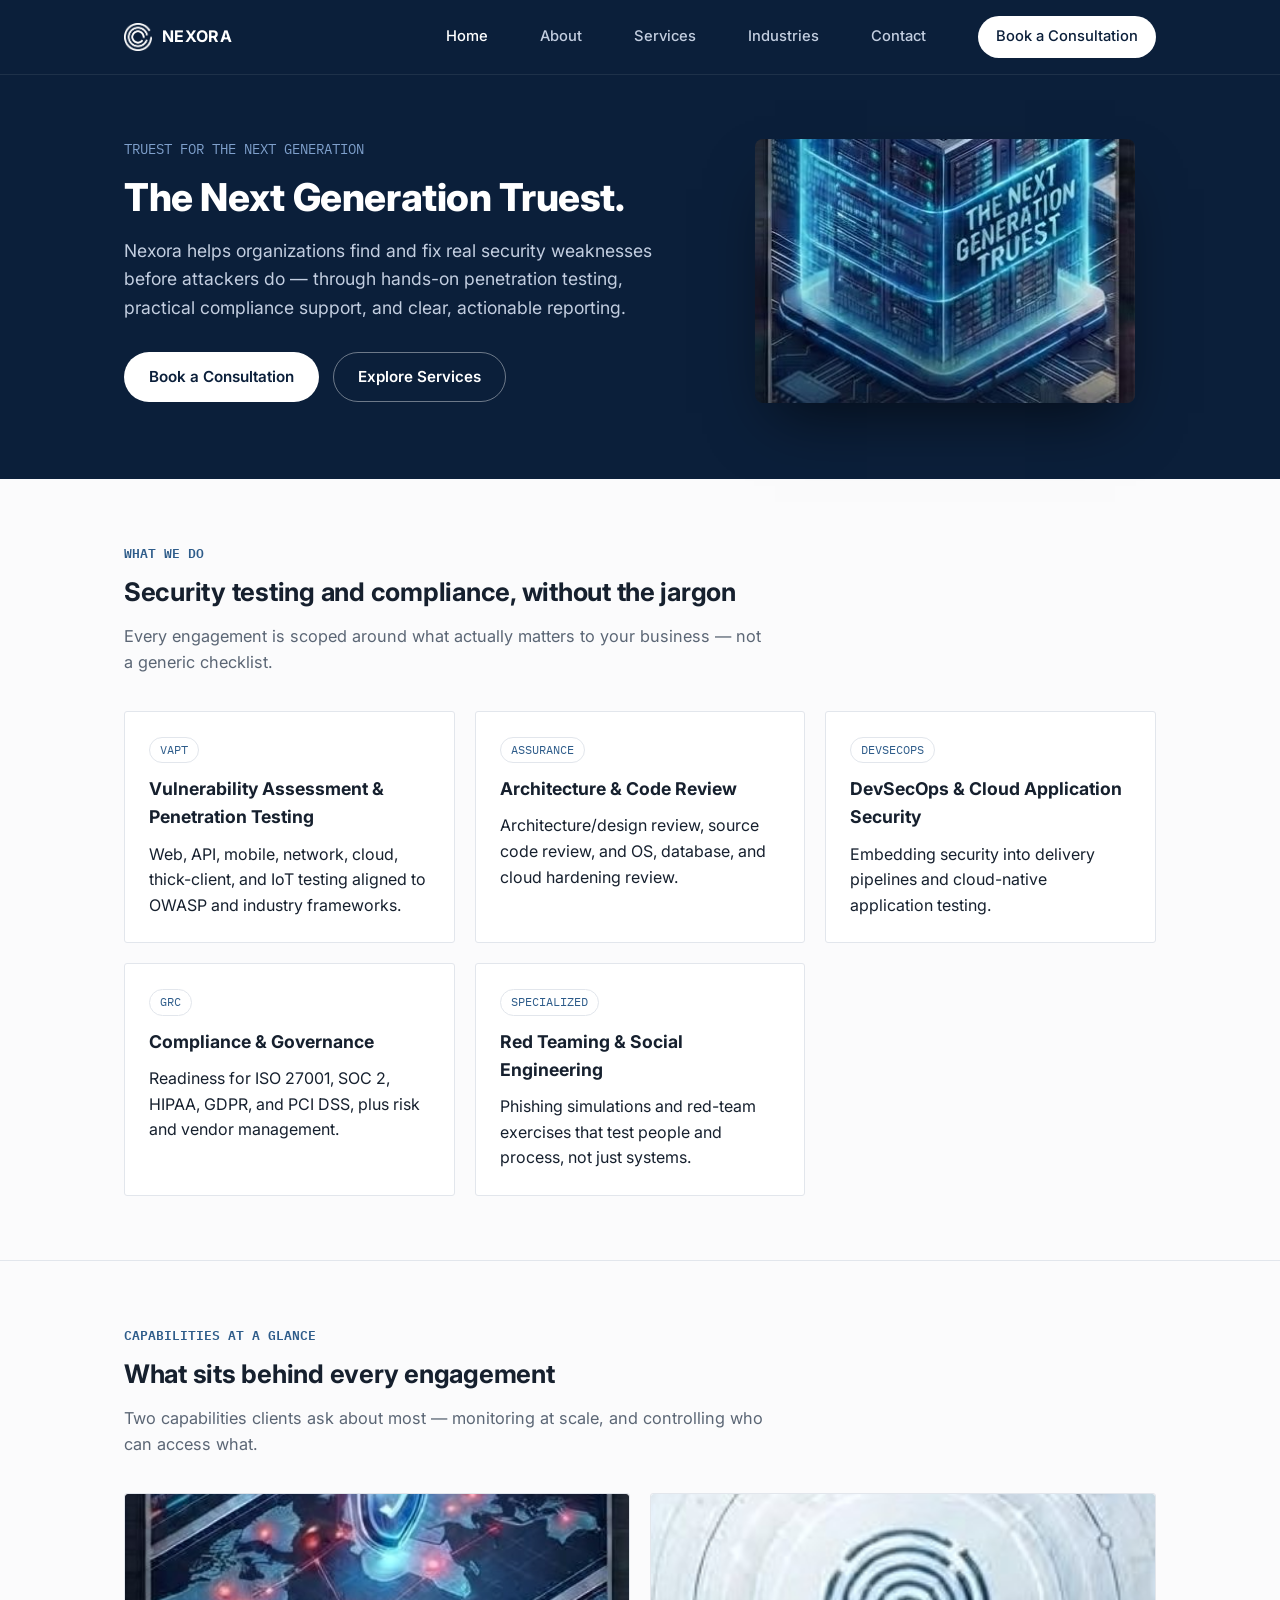
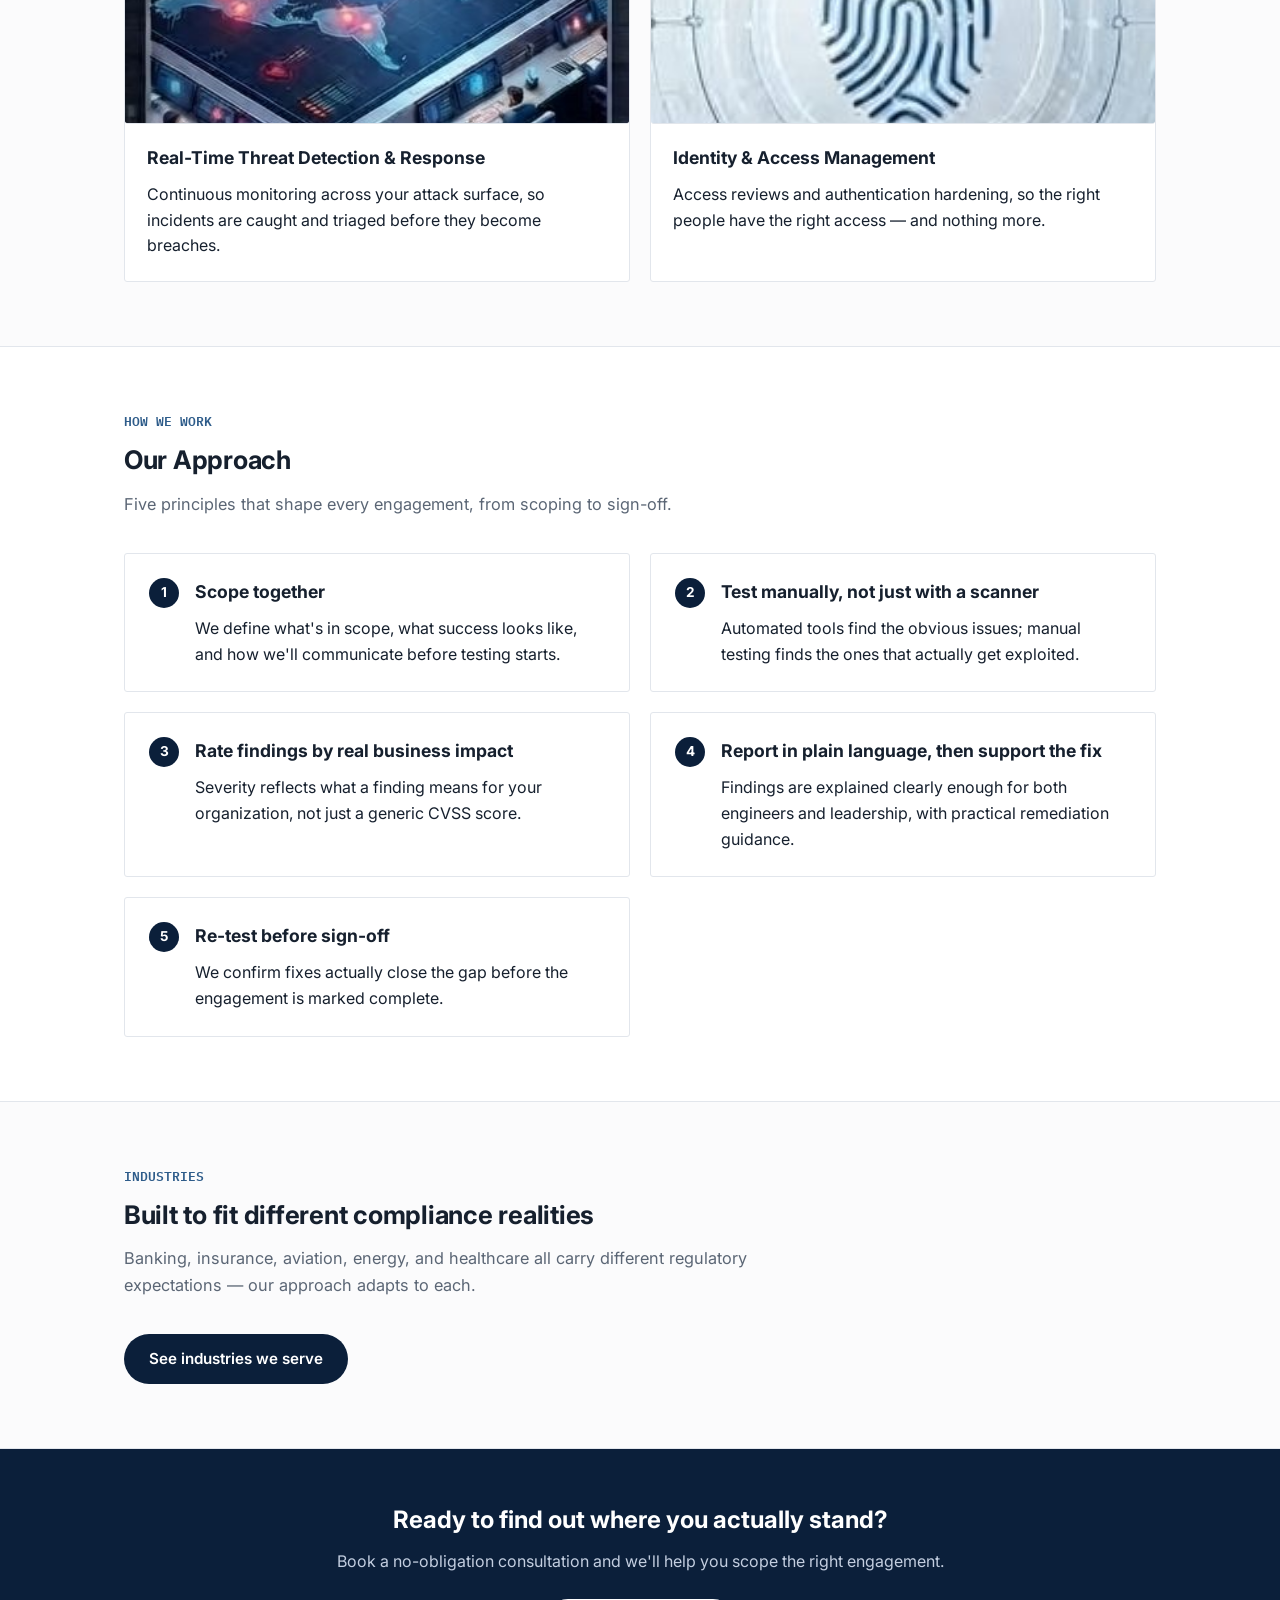
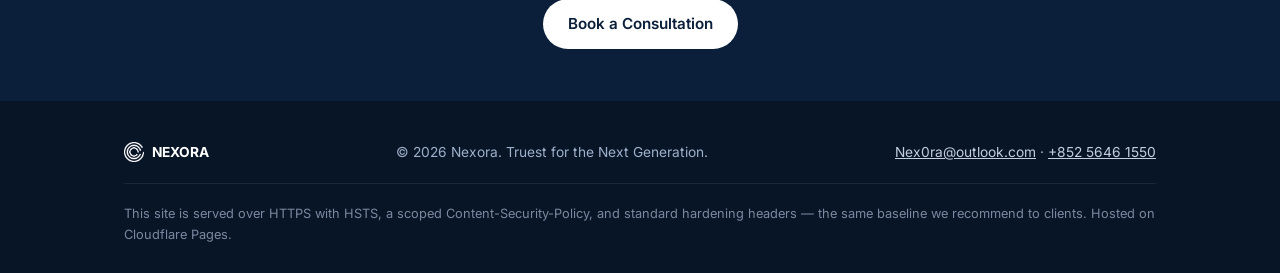
<file: index.html>
<!DOCTYPE html>
<html lang="en">
<head>
<meta charset="UTF-8">
<meta name="viewport" content="width=device-width, initial-scale=1, viewport-fit=cover">
<meta name="description" content="Nexora — cybersecurity testing and compliance consultation. Truest for the Next Generation.">
<title>Home — Nexora</title>
<link rel="icon" href="assets/images/favicon.png">
<link rel="preconnect" href="https://fonts.googleapis.com">
<link rel="preconnect" href="https://fonts.gstatic.com" crossorigin>
<link href="https://fonts.googleapis.com/css2?family=Inter:wght@400;500;600;700;800&family=IBM+Plex+Mono:wght@400;500&display=swap" rel="stylesheet">
<link rel="stylesheet" href="assets/css/styles.css">

</head>
<body>
<header class="site">
  <div class="nav-row">
    <a class="brand" href="index.html">
      <img src="assets/images/logo-icon-navy.png" alt="" style="filter: invert(1) brightness(2);">
      <span>NEXORA</span>
    </a>
    <button class="nav-toggle" aria-label="Toggle menu" aria-expanded="false">&#9776;</button>
    <nav class="primary">
      <a href="index.html">Home</a>
      <a href="about.html">About</a>
      <a href="services.html">Services</a>
      <a href="industries.html">Industries</a>
      <a href="contact.html">Contact</a>
      <a class="btn-cta" href="contact.html">Book a Consultation</a>
    </nav>
  </div>
</header>

<main>

<section class="hero">
  <div class="wrap hero-grid">
    <div>
      <div class="eyebrow">TRUEST FOR THE NEXT GENERATION</div>
      <h1>The Next Generation Truest.</h1>
      <p class="lede">Nexora helps organizations find and fix real security weaknesses before attackers do — through hands-on penetration testing, practical compliance support, and clear, actionable reporting.</p>
      <div class="hero-ctas">
        <a class="btn btn-primary" href="contact.html">Book a Consultation</a>
        <a class="btn btn-secondary" href="services.html">Explore Services</a>
      </div>
    </div>
    <div class="hero-visual">
      <img src="assets/images/hero-cube.jpg" alt="Nexora — The Next Generation Truest, secure infrastructure visualization" loading="eager">
    </div>
  </div>
</section>

<section class="block">
  <div class="wrap">
    <div class="section-head">
      <div class="kicker">WHAT WE DO</div>
      <h2>Security testing and compliance, without the jargon</h2>
      <p>Every engagement is scoped around what actually matters to your business — not a generic checklist.</p>
    </div>
    <div class="grid cols-3">
      <div class="card">
        <div class="tag">VAPT</div>
        <h3>Vulnerability Assessment &amp; Penetration Testing</h3>
        <p>Web, API, mobile, network, cloud, thick-client, and IoT testing aligned to OWASP and industry frameworks.</p>
      </div>
      <div class="card">
        <div class="tag">ASSURANCE</div>
        <h3>Architecture &amp; Code Review</h3>
        <p>Architecture/design review, source code review, and OS, database, and cloud hardening review.</p>
      </div>
      <div class="card">
        <div class="tag">DEVSECOPS</div>
        <h3>DevSecOps &amp; Cloud Application Security</h3>
        <p>Embedding security into delivery pipelines and cloud-native application testing.</p>
      </div>
      <div class="card">
        <div class="tag">GRC</div>
        <h3>Compliance &amp; Governance</h3>
        <p>Readiness for ISO 27001, SOC 2, HIPAA, GDPR, and PCI DSS, plus risk and vendor management.</p>
      </div>
      <div class="card">
        <div class="tag">SPECIALIZED</div>
        <h3>Red Teaming &amp; Social Engineering</h3>
        <p>Phishing simulations and red-team exercises that test people and process, not just systems.</p>
      </div>
    </div>
  </div>
</section>

<section class="block">
  <div class="wrap">
    <div class="section-head">
      <div class="kicker">CAPABILITIES AT A GLANCE</div>
      <h2>What sits behind every engagement</h2>
      <p>Two capabilities clients ask about most — monitoring at scale, and controlling who can access what.</p>
    </div>
    <div class="grid cols-2">
      <div class="card with-media">
        <div class="feature-media">
          <img src="assets/images/feature-threat-detection.jpg" alt="Real-time threat detection and response operations view" loading="lazy">
        </div>
        <div class="card-body">
          <h3>Real-Time Threat Detection &amp; Response</h3>
          <p>Continuous monitoring across your attack surface, so incidents are caught and triaged before they become breaches.</p>
        </div>
      </div>
      <div class="card with-media">
        <div class="feature-media">
          <img src="assets/images/feature-iam.jpg" alt="Identity and access management visualization" loading="lazy">
        </div>
        <div class="card-body">
          <h3>Identity &amp; Access Management</h3>
          <p>Access reviews and authentication hardening, so the right people have the right access — and nothing more.</p>
        </div>
      </div>
    </div>
  </div>
</section>

<section class="block alt">
  <div class="wrap">
    <div class="section-head">
      <div class="kicker">HOW WE WORK</div>
      <h2>Our Approach</h2>
      <p>Five principles that shape every engagement, from scoping to sign-off.</p>
    </div>
    <div class="grid cols-2 approach">
      <div class="card"><div><h3>Scope together</h3><p>We define what's in scope, what success looks like, and how we'll communicate before testing starts.</p></div></div>
      <div class="card"><div><h3>Test manually, not just with a scanner</h3><p>Automated tools find the obvious issues; manual testing finds the ones that actually get exploited.</p></div></div>
      <div class="card"><div><h3>Rate findings by real business impact</h3><p>Severity reflects what a finding means for your organization, not just a generic CVSS score.</p></div></div>
      <div class="card"><div><h3>Report in plain language, then support the fix</h3><p>Findings are explained clearly enough for both engineers and leadership, with practical remediation guidance.</p></div></div>
      <div class="card"><div><h3>Re-test before sign-off</h3><p>We confirm fixes actually close the gap before the engagement is marked complete.</p></div></div>
    </div>
  </div>
</section>

<section class="block">
  <div class="wrap">
    <div class="section-head">
      <div class="kicker">INDUSTRIES</div>
      <h2>Built to fit different compliance realities</h2>
      <p>Banking, insurance, aviation, energy, and healthcare all carry different regulatory expectations — our approach adapts to each.</p>
    </div>
    <a class="btn btn-dark" href="industries.html">See industries we serve</a>
  </div>
</section>

<section class="cta-band">
  <div class="wrap">
    <h2>Ready to find out where you actually stand?</h2>
    <p>Book a no-obligation consultation and we'll help you scope the right engagement.</p>
    <a class="btn btn-primary" href="contact.html">Book a Consultation</a>
  </div>
</section>

</main>
<footer class="site">
  <div class="wrap">
    <div class="foot-row">
      <div class="foot-brand">
        <img src="assets/images/logo-icon-navy.png" alt="" style="filter: invert(1) brightness(2);">
        NEXORA
      </div>
      <div>&copy; <span id="year"></span> Nexora. Truest for the Next Generation.</div>
      <div><a href="mailto:Nex0ra@outlook.com">Nex0ra@outlook.com</a> &middot; <a href="tel:+85256461550">+852 5646 1550</a></div>
    </div>
    <div class="security-note">
      This site is served over HTTPS with HSTS, a scoped Content-Security-Policy, and standard hardening headers — the same baseline we recommend to clients. Hosted on Cloudflare Pages.
    </div>
  </div>
</footer>
<script>document.getElementById('year').textContent = new Date().getFullYear();</script>
<script src="assets/js/main.js"></script>

</body>
</html>
</file>
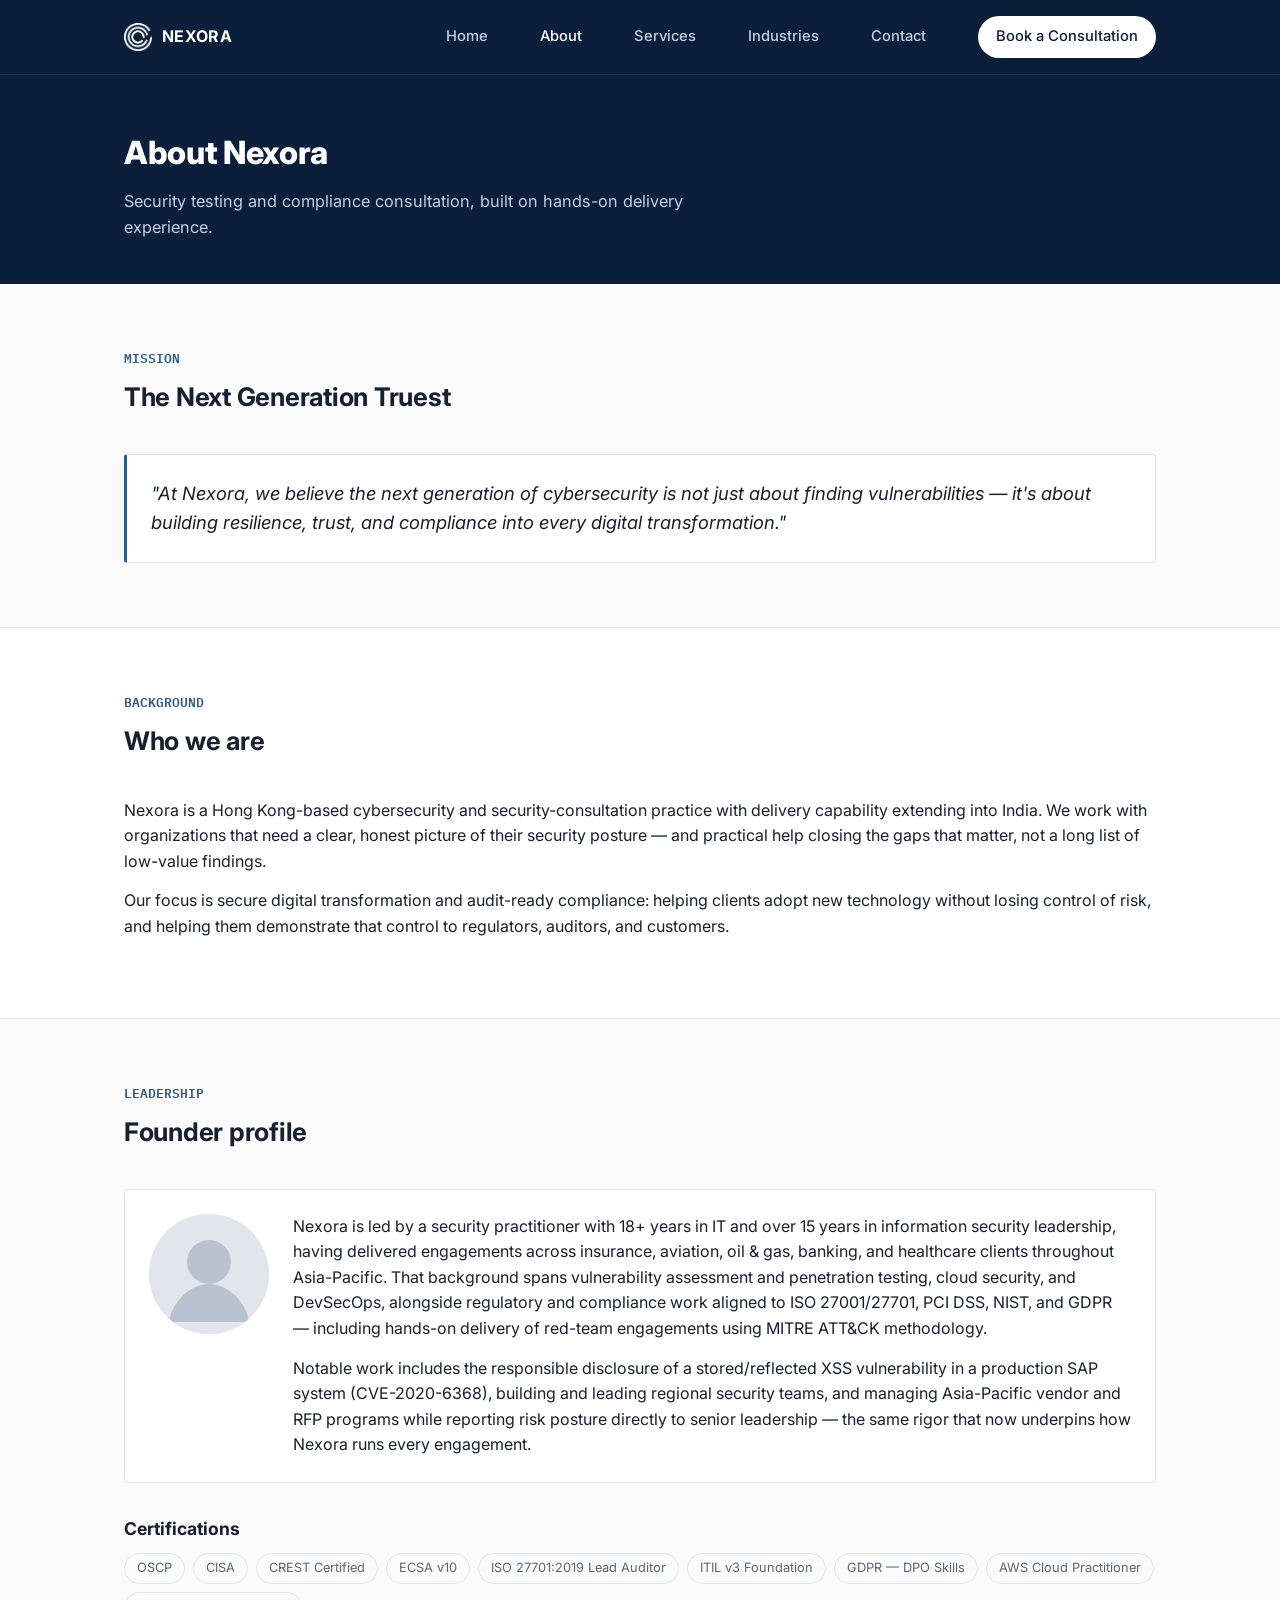
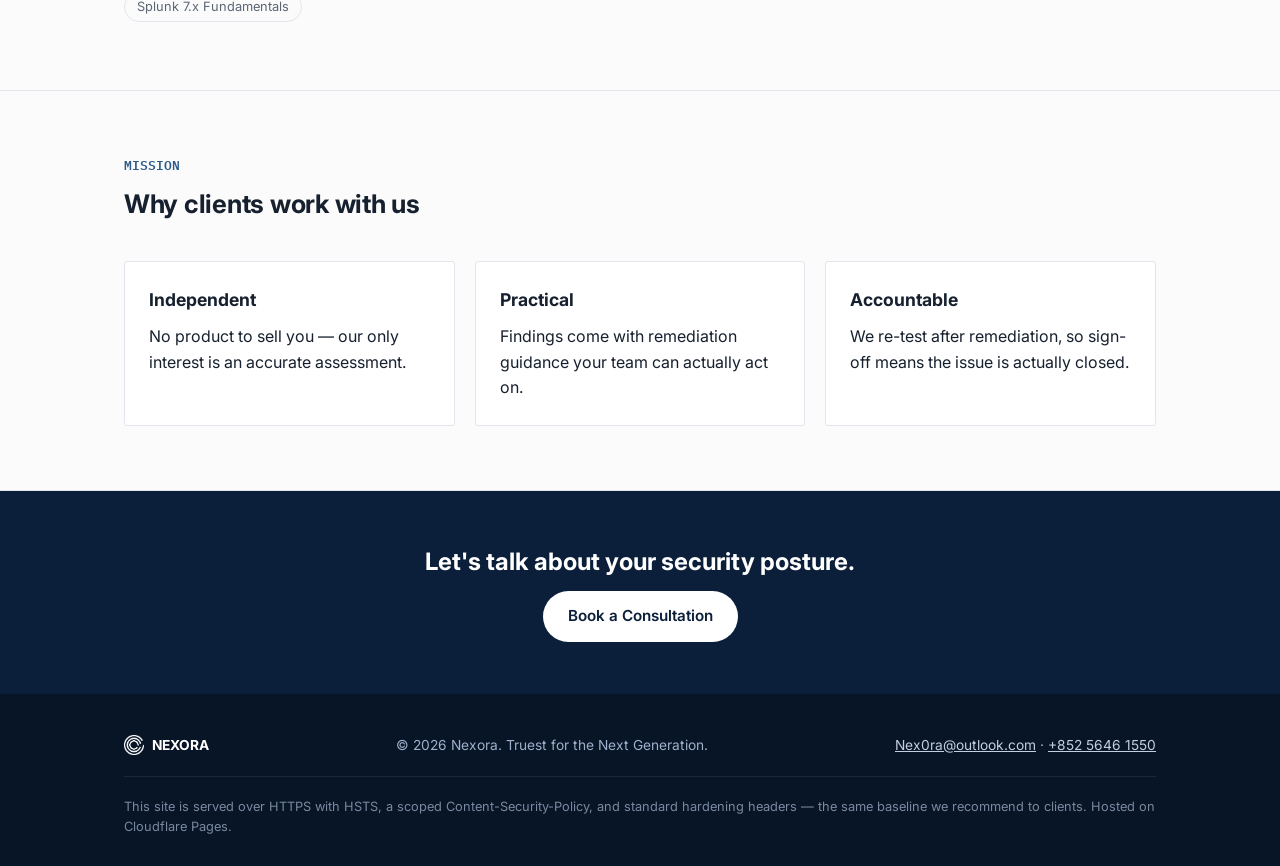
<file: about.html>
<!DOCTYPE html>
<html lang="en">
<head>
<meta charset="UTF-8">
<meta name="viewport" content="width=device-width, initial-scale=1, viewport-fit=cover">
<meta name="description" content="About Nexora — background, mission, and founder profile.">
<title>About — Nexora</title>
<link rel="icon" href="assets/images/favicon.png">
<link rel="preconnect" href="https://fonts.googleapis.com">
<link rel="preconnect" href="https://fonts.gstatic.com" crossorigin>
<link href="https://fonts.googleapis.com/css2?family=Inter:wght@400;500;600;700;800&family=IBM+Plex+Mono:wght@400;500&display=swap" rel="stylesheet">
<link rel="stylesheet" href="assets/css/styles.css">

</head>
<body>
<header class="site">
  <div class="nav-row">
    <a class="brand" href="index.html">
      <img src="assets/images/logo-icon-navy.png" alt="" style="filter: invert(1) brightness(2);">
      <span>NEXORA</span>
    </a>
    <button class="nav-toggle" aria-label="Toggle menu" aria-expanded="false">&#9776;</button>
    <nav class="primary">
      <a href="index.html">Home</a>
      <a href="about.html">About</a>
      <a href="services.html">Services</a>
      <a href="industries.html">Industries</a>
      <a href="contact.html">Contact</a>
      <a class="btn-cta" href="contact.html">Book a Consultation</a>
    </nav>
  </div>
</header>

<main>

<section class="page-header">
  <div class="wrap">
    <h1>About Nexora</h1>
    <p>Security testing and compliance consultation, built on hands-on delivery experience.</p>
  </div>
</section>

<section class="block">
  <div class="wrap">
    <div class="section-head">
      <div class="kicker">MISSION</div>
      <h2>The Next Generation Truest</h2>
    </div>
    <div class="card" style="border-left:3px solid var(--accent);">
      <p style="font-size:1.15rem; font-style:italic; margin:0;">"At Nexora, we believe the next generation of cybersecurity is not just about finding vulnerabilities — it's about building resilience, trust, and compliance into every digital transformation."</p>
    </div>
  </div>
</section>

<section class="block alt">
  <div class="wrap">
    <div class="section-head">
      <div class="kicker">BACKGROUND</div>
      <h2>Who we are</h2>
    </div>
    <p>Nexora is a Hong Kong-based cybersecurity and security-consultation practice with delivery capability extending into India. We work with organizations that need a clear, honest picture of their security posture — and practical help closing the gaps that matter, not a long list of low-value findings.</p>
    <p>Our focus is secure digital transformation and audit-ready compliance: helping clients adopt new technology without losing control of risk, and helping them demonstrate that control to regulators, auditors, and customers.</p>
  </div>
</section>

<section class="block">
  <div class="wrap">
    <div class="section-head">
      <div class="kicker">LEADERSHIP</div>
      <h2>Founder profile</h2>
    </div>
    <div class="card" style="display:flex; gap:24px; align-items:flex-start; flex-wrap:wrap;">
      <!--
        Founder headshot: drop your photo into assets/images/ (e.g. founder.jpg)
        and set the src below to "assets/images/founder.jpg" to replace this placeholder.
      -->
      <img src="assets/images/founder-placeholder.svg" alt="Founder photo placeholder" style="width:120px; height:120px; border-radius:50%; flex:0 0 auto; background:var(--line);">
      <div style="flex:1; min-width:240px;">
        <p>Nexora is led by a security practitioner with 18+ years in IT and over 15 years in information security leadership, having delivered engagements across insurance, aviation, oil &amp; gas, banking, and healthcare clients throughout Asia-Pacific. That background spans vulnerability assessment and penetration testing, cloud security, and DevSecOps, alongside regulatory and compliance work aligned to ISO 27001/27701, PCI DSS, NIST, and GDPR — including hands-on delivery of red-team engagements using MITRE ATT&amp;CK methodology.</p>
        <p style="margin-bottom:0;">Notable work includes the responsible disclosure of a stored/reflected XSS vulnerability in a production SAP system (CVE-2020-6368), building and leading regional security teams, and managing Asia-Pacific vendor and RFP programs while reporting risk posture directly to senior leadership — the same rigor that now underpins how Nexora runs every engagement.</p>
      </div>
    </div>

    <h3 style="margin-top:32px;">Certifications</h3>
    <div class="pill-row">
      <span class="pill">OSCP</span>
      <span class="pill">CISA</span>
      <span class="pill">CREST Certified</span>
      <span class="pill">ECSA v10</span>
      <span class="pill">ISO 27701:2019 Lead Auditor</span>
      <span class="pill">ITIL v3 Foundation</span>
      <span class="pill">GDPR — DPO Skills</span>
      <span class="pill">AWS Cloud Practitioner</span>
      <span class="pill">Splunk 7.x Fundamentals</span>
    </div>
  </div>
</section>

<section class="block">
  <div class="wrap">
    <div class="section-head">
      <div class="kicker">MISSION</div>
      <h2>Why clients work with us</h2>
    </div>
    <div class="grid cols-3">
      <div class="card"><h3>Independent</h3><p>No product to sell you — our only interest is an accurate assessment.</p></div>
      <div class="card"><h3>Practical</h3><p>Findings come with remediation guidance your team can actually act on.</p></div>
      <div class="card"><h3>Accountable</h3><p>We re-test after remediation, so sign-off means the issue is actually closed.</p></div>
    </div>
  </div>
</section>

<section class="cta-band">
  <div class="wrap">
    <h2>Let's talk about your security posture.</h2>
    <a class="btn btn-primary" href="contact.html">Book a Consultation</a>
  </div>
</section>

</main>
<footer class="site">
  <div class="wrap">
    <div class="foot-row">
      <div class="foot-brand">
        <img src="assets/images/logo-icon-navy.png" alt="" style="filter: invert(1) brightness(2);">
        NEXORA
      </div>
      <div>&copy; <span id="year"></span> Nexora. Truest for the Next Generation.</div>
      <div><a href="mailto:Nex0ra@outlook.com">Nex0ra@outlook.com</a> &middot; <a href="tel:+85256461550">+852 5646 1550</a></div>
    </div>
    <div class="security-note">
      This site is served over HTTPS with HSTS, a scoped Content-Security-Policy, and standard hardening headers — the same baseline we recommend to clients. Hosted on Cloudflare Pages.
    </div>
  </div>
</footer>
<script>document.getElementById('year').textContent = new Date().getFullYear();</script>
<script src="assets/js/main.js"></script>

</body>
</html>
</file>
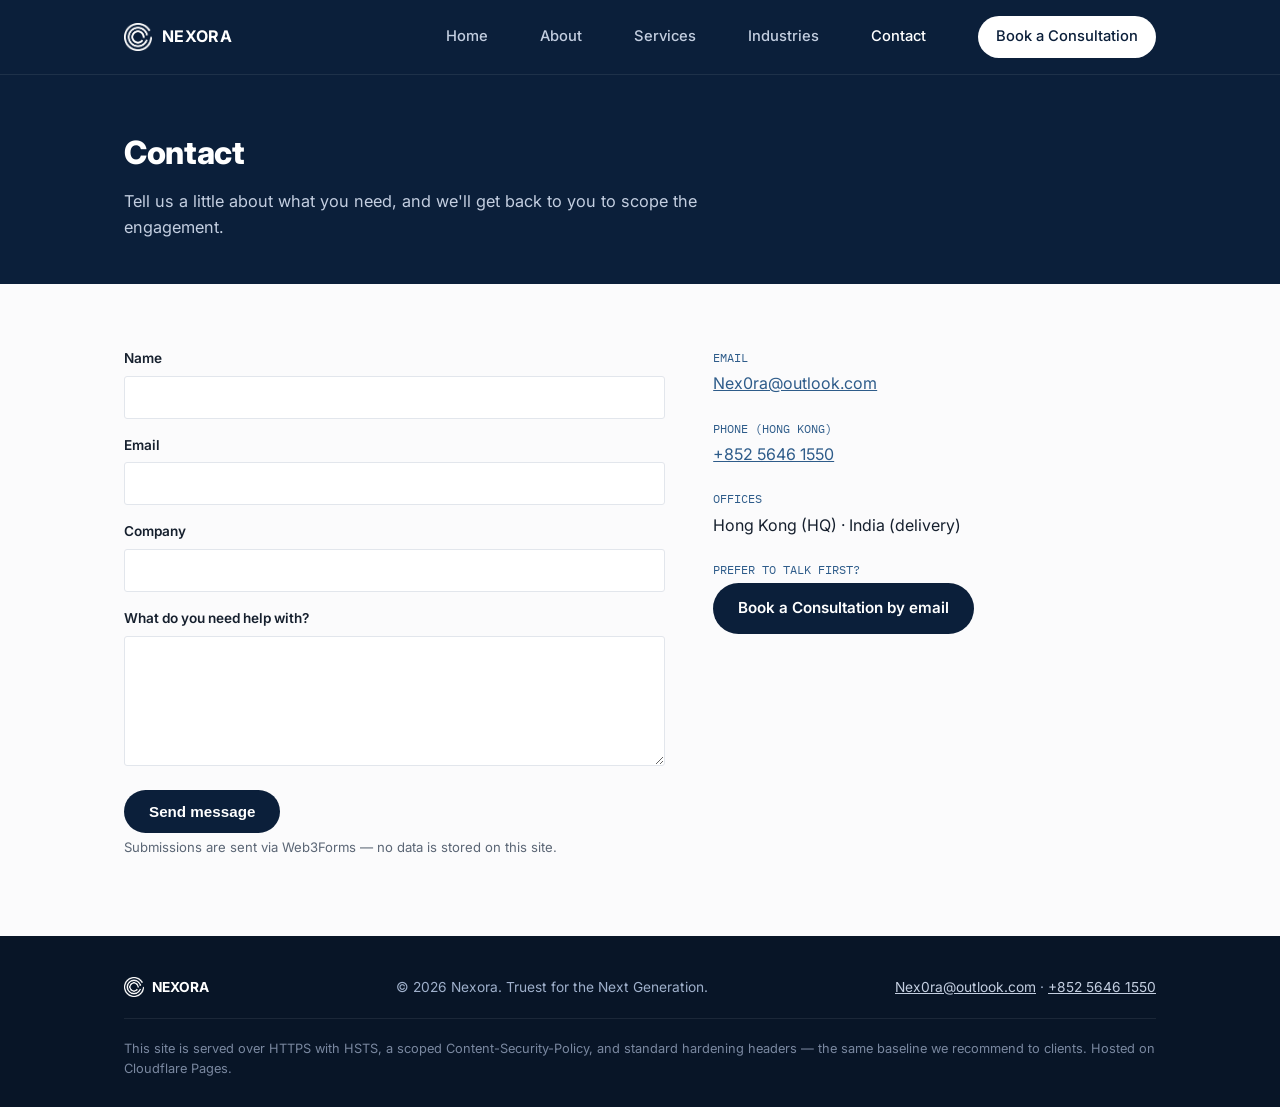
<file: contact.html>
<!DOCTYPE html>
<html lang="en">
<head>
<meta charset="UTF-8">
<meta name="viewport" content="width=device-width, initial-scale=1, viewport-fit=cover">
<meta name="description" content="Contact Nexora — request a security assessment or book a consultation.">
<title>Contact — Nexora</title>
<link rel="icon" href="assets/images/favicon.png">
<link rel="preconnect" href="https://fonts.googleapis.com">
<link rel="preconnect" href="https://fonts.gstatic.com" crossorigin>
<link href="https://fonts.googleapis.com/css2?family=Inter:wght@400;500;600;700;800&family=IBM+Plex+Mono:wght@400;500&display=swap" rel="stylesheet">
<link rel="stylesheet" href="assets/css/styles.css">

</head>
<body>
<header class="site">
  <div class="nav-row">
    <a class="brand" href="index.html">
      <img src="assets/images/logo-icon-navy.png" alt="" style="filter: invert(1) brightness(2);">
      <span>NEXORA</span>
    </a>
    <button class="nav-toggle" aria-label="Toggle menu" aria-expanded="false">&#9776;</button>
    <nav class="primary">
      <a href="index.html">Home</a>
      <a href="about.html">About</a>
      <a href="services.html">Services</a>
      <a href="industries.html">Industries</a>
      <a href="contact.html">Contact</a>
      <a class="btn-cta" href="contact.html">Book a Consultation</a>
    </nav>
  </div>
</header>

<main>

<section class="page-header">
  <div class="wrap">
    <h1>Contact</h1>
    <p>Tell us a little about what you need, and we'll get back to you to scope the engagement.</p>
  </div>
</section>

<section class="block">
  <div class="wrap contact-grid">
    <div>
      <form class="contact-form" action="https://api.web3forms.com/submit" method="POST">
        <input type="hidden" name="access_key" value="YOUR_WEB3FORMS_ACCESS_KEY">
        <input type="hidden" name="subject" value="New enquiry from Nexora website">
        <input type="checkbox" name="botcheck" style="display:none" tabindex="-1" autocomplete="off">

        <label for="name">Name</label>
        <input type="text" id="name" name="name" required>

        <label for="email">Email</label>
        <input type="email" id="email" name="email" required>

        <label for="company">Company</label>
        <input type="text" id="company" name="company">

        <label for="message">What do you need help with?</label>
        <textarea id="message" name="message" required></textarea>

        <button class="btn btn-dark" type="submit">Send message</button>
        <p class="form-note">Submissions are sent via Web3Forms — no data is stored on this site.</p>
      </form>
    </div>
    <div class="contact-details">
      <div class="item">
        <div class="label">EMAIL</div>
        <a href="mailto:Nex0ra@outlook.com">Nex0ra@outlook.com</a>
      </div>
      <div class="item">
        <div class="label">PHONE (HONG KONG)</div>
        <a href="tel:+85256461550">+852 5646 1550</a>
      </div>
      <div class="item">
        <div class="label">OFFICES</div>
        Hong Kong (HQ) &middot; India (delivery)
      </div>
      <div class="item">
        <div class="label">PREFER TO TALK FIRST?</div>
        <a class="btn btn-dark" href="mailto:Nex0ra@outlook.com?subject=Consultation%20request">Book a Consultation by email</a>
      </div>
    </div>
  </div>
</section>

</main>
<footer class="site">
  <div class="wrap">
    <div class="foot-row">
      <div class="foot-brand">
        <img src="assets/images/logo-icon-navy.png" alt="" style="filter: invert(1) brightness(2);">
        NEXORA
      </div>
      <div>&copy; <span id="year"></span> Nexora. Truest for the Next Generation.</div>
      <div><a href="mailto:Nex0ra@outlook.com">Nex0ra@outlook.com</a> &middot; <a href="tel:+85256461550">+852 5646 1550</a></div>
    </div>
    <div class="security-note">
      This site is served over HTTPS with HSTS, a scoped Content-Security-Policy, and standard hardening headers — the same baseline we recommend to clients. Hosted on Cloudflare Pages.
    </div>
  </div>
</footer>
<script>document.getElementById('year').textContent = new Date().getFullYear();</script>
<script src="assets/js/main.js"></script>

</body>
</html>
</file>
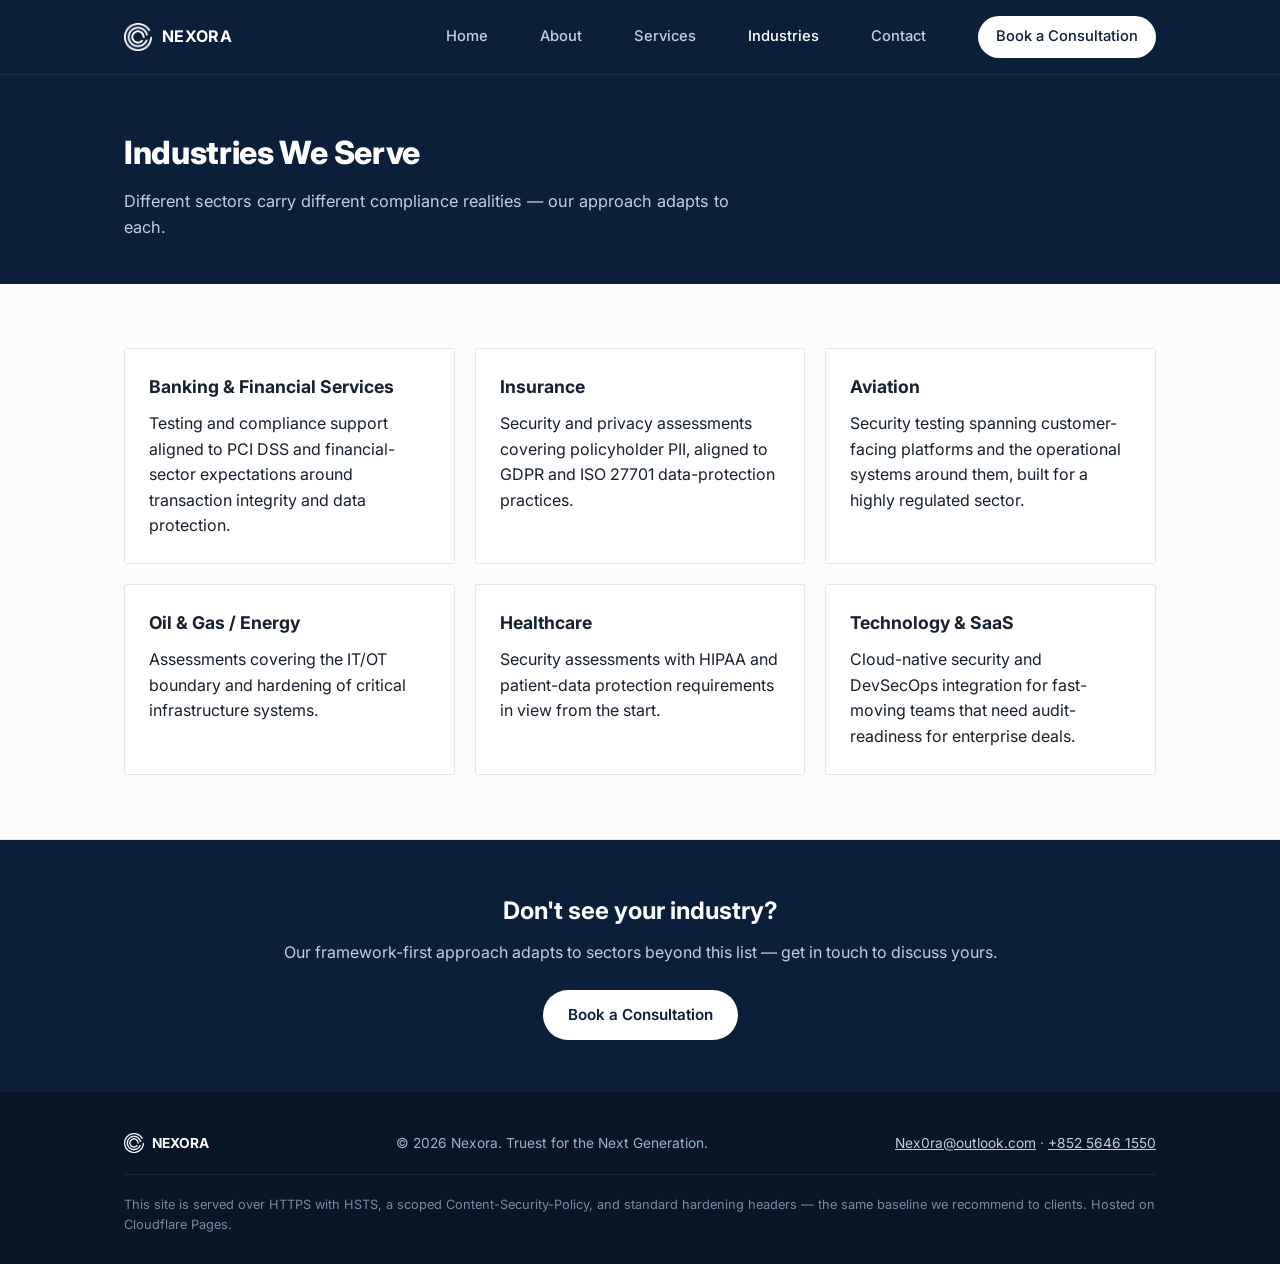
<file: industries.html>
<!DOCTYPE html>
<html lang="en">
<head>
<meta charset="UTF-8">
<meta name="viewport" content="width=device-width, initial-scale=1, viewport-fit=cover">
<meta name="description" content="Industries Nexora serves — banking, insurance, aviation, energy, and healthcare.">
<title>Industries — Nexora</title>
<link rel="icon" href="assets/images/favicon.png">
<link rel="preconnect" href="https://fonts.googleapis.com">
<link rel="preconnect" href="https://fonts.gstatic.com" crossorigin>
<link href="https://fonts.googleapis.com/css2?family=Inter:wght@400;500;600;700;800&family=IBM+Plex+Mono:wght@400;500&display=swap" rel="stylesheet">
<link rel="stylesheet" href="assets/css/styles.css">

</head>
<body>
<header class="site">
  <div class="nav-row">
    <a class="brand" href="index.html">
      <img src="assets/images/logo-icon-navy.png" alt="" style="filter: invert(1) brightness(2);">
      <span>NEXORA</span>
    </a>
    <button class="nav-toggle" aria-label="Toggle menu" aria-expanded="false">&#9776;</button>
    <nav class="primary">
      <a href="index.html">Home</a>
      <a href="about.html">About</a>
      <a href="services.html">Services</a>
      <a href="industries.html">Industries</a>
      <a href="contact.html">Contact</a>
      <a class="btn-cta" href="contact.html">Book a Consultation</a>
    </nav>
  </div>
</header>

<main>

<section class="page-header">
  <div class="wrap">
    <h1>Industries We Serve</h1>
    <p>Different sectors carry different compliance realities — our approach adapts to each.</p>
  </div>
</section>

<section class="block">
  <div class="wrap">
    <div class="grid cols-3">
      <div class="card"><h3>Banking &amp; Financial Services</h3><p>Testing and compliance support aligned to PCI DSS and financial-sector expectations around transaction integrity and data protection.</p></div>
      <div class="card"><h3>Insurance</h3><p>Security and privacy assessments covering policyholder PII, aligned to GDPR and ISO 27701 data-protection practices.</p></div>
      <div class="card"><h3>Aviation</h3><p>Security testing spanning customer-facing platforms and the operational systems around them, built for a highly regulated sector.</p></div>
      <div class="card"><h3>Oil &amp; Gas / Energy</h3><p>Assessments covering the IT/OT boundary and hardening of critical infrastructure systems.</p></div>
      <div class="card"><h3>Healthcare</h3><p>Security assessments with HIPAA and patient-data protection requirements in view from the start.</p></div>
      <div class="card"><h3>Technology &amp; SaaS</h3><p>Cloud-native security and DevSecOps integration for fast-moving teams that need audit-readiness for enterprise deals.</p></div>
    </div>
  </div>
</section>

<section class="cta-band">
  <div class="wrap">
    <h2>Don't see your industry?</h2>
    <p>Our framework-first approach adapts to sectors beyond this list — get in touch to discuss yours.</p>
    <a class="btn btn-primary" href="contact.html">Book a Consultation</a>
  </div>
</section>

</main>
<footer class="site">
  <div class="wrap">
    <div class="foot-row">
      <div class="foot-brand">
        <img src="assets/images/logo-icon-navy.png" alt="" style="filter: invert(1) brightness(2);">
        NEXORA
      </div>
      <div>&copy; <span id="year"></span> Nexora. Truest for the Next Generation.</div>
      <div><a href="mailto:Nex0ra@outlook.com">Nex0ra@outlook.com</a> &middot; <a href="tel:+85256461550">+852 5646 1550</a></div>
    </div>
    <div class="security-note">
      This site is served over HTTPS with HSTS, a scoped Content-Security-Policy, and standard hardening headers — the same baseline we recommend to clients. Hosted on Cloudflare Pages.
    </div>
  </div>
</footer>
<script>document.getElementById('year').textContent = new Date().getFullYear();</script>
<script src="assets/js/main.js"></script>

</body>
</html>
</file>
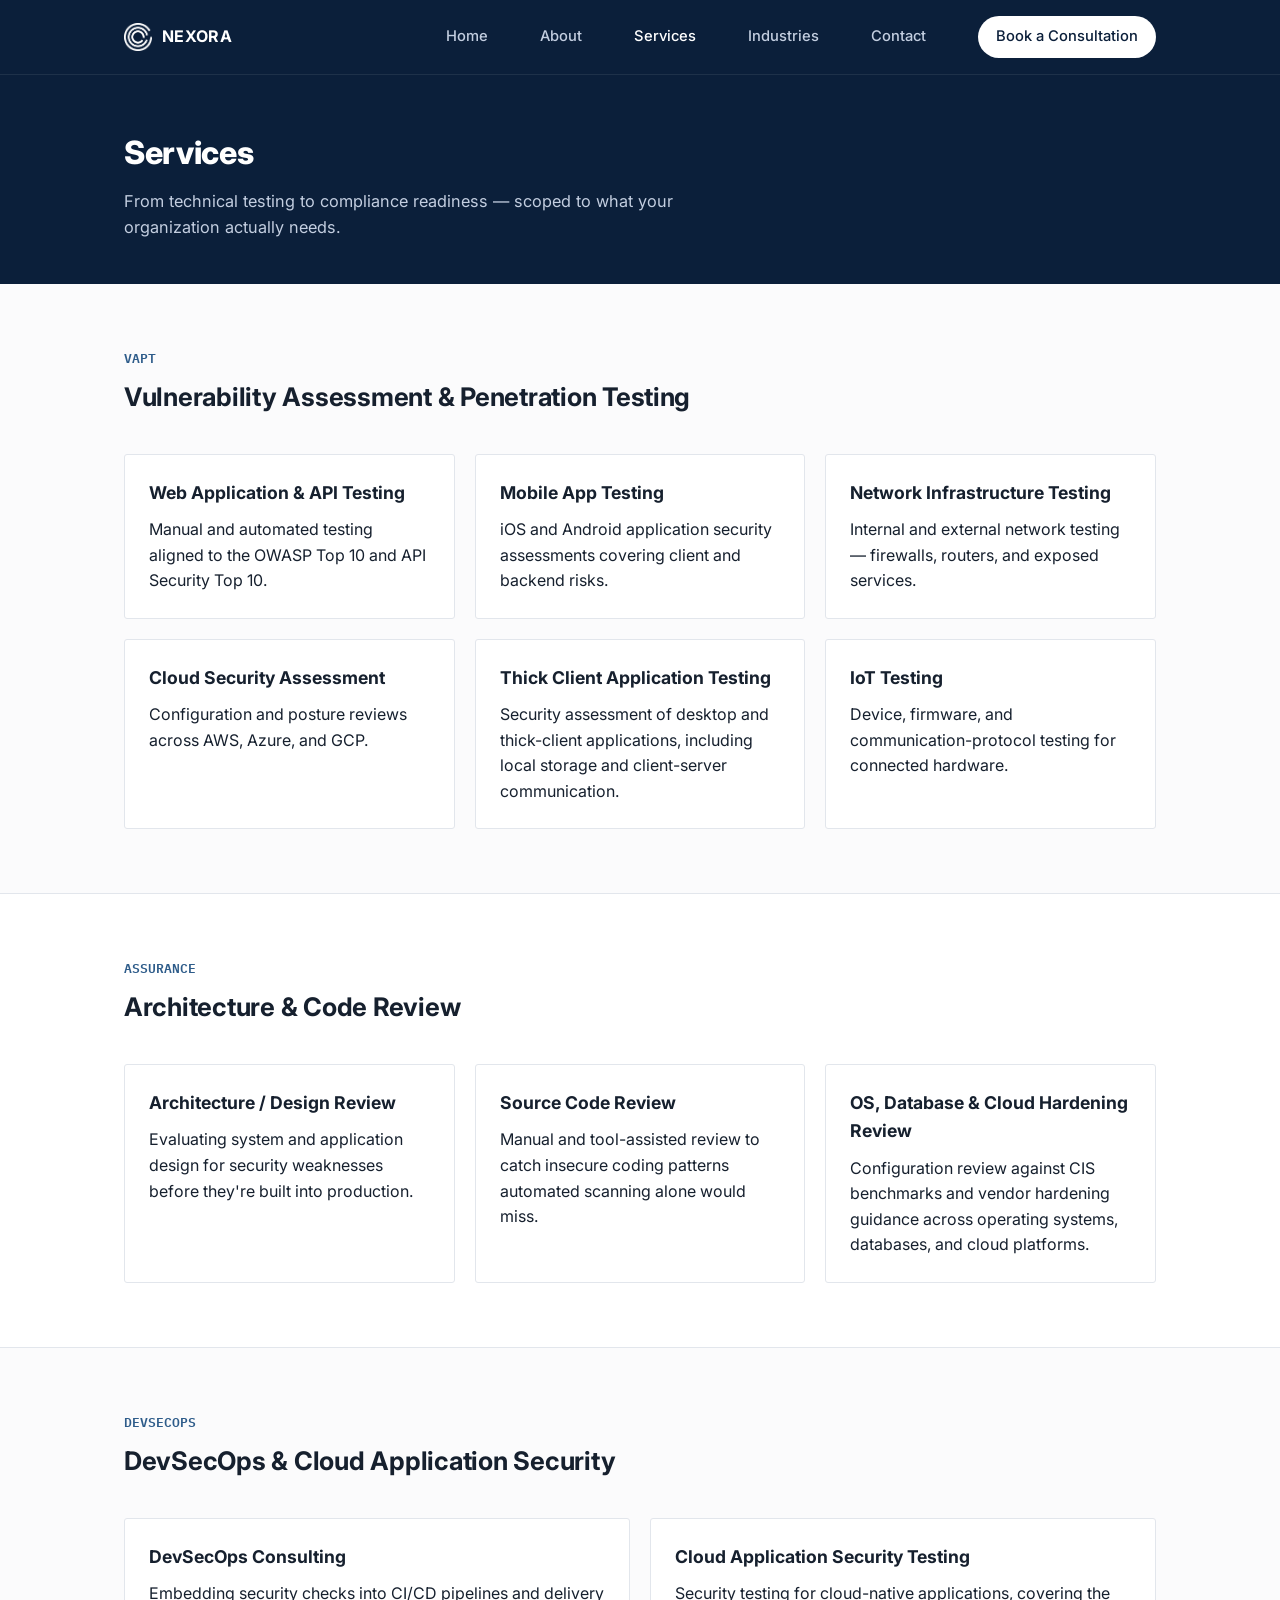
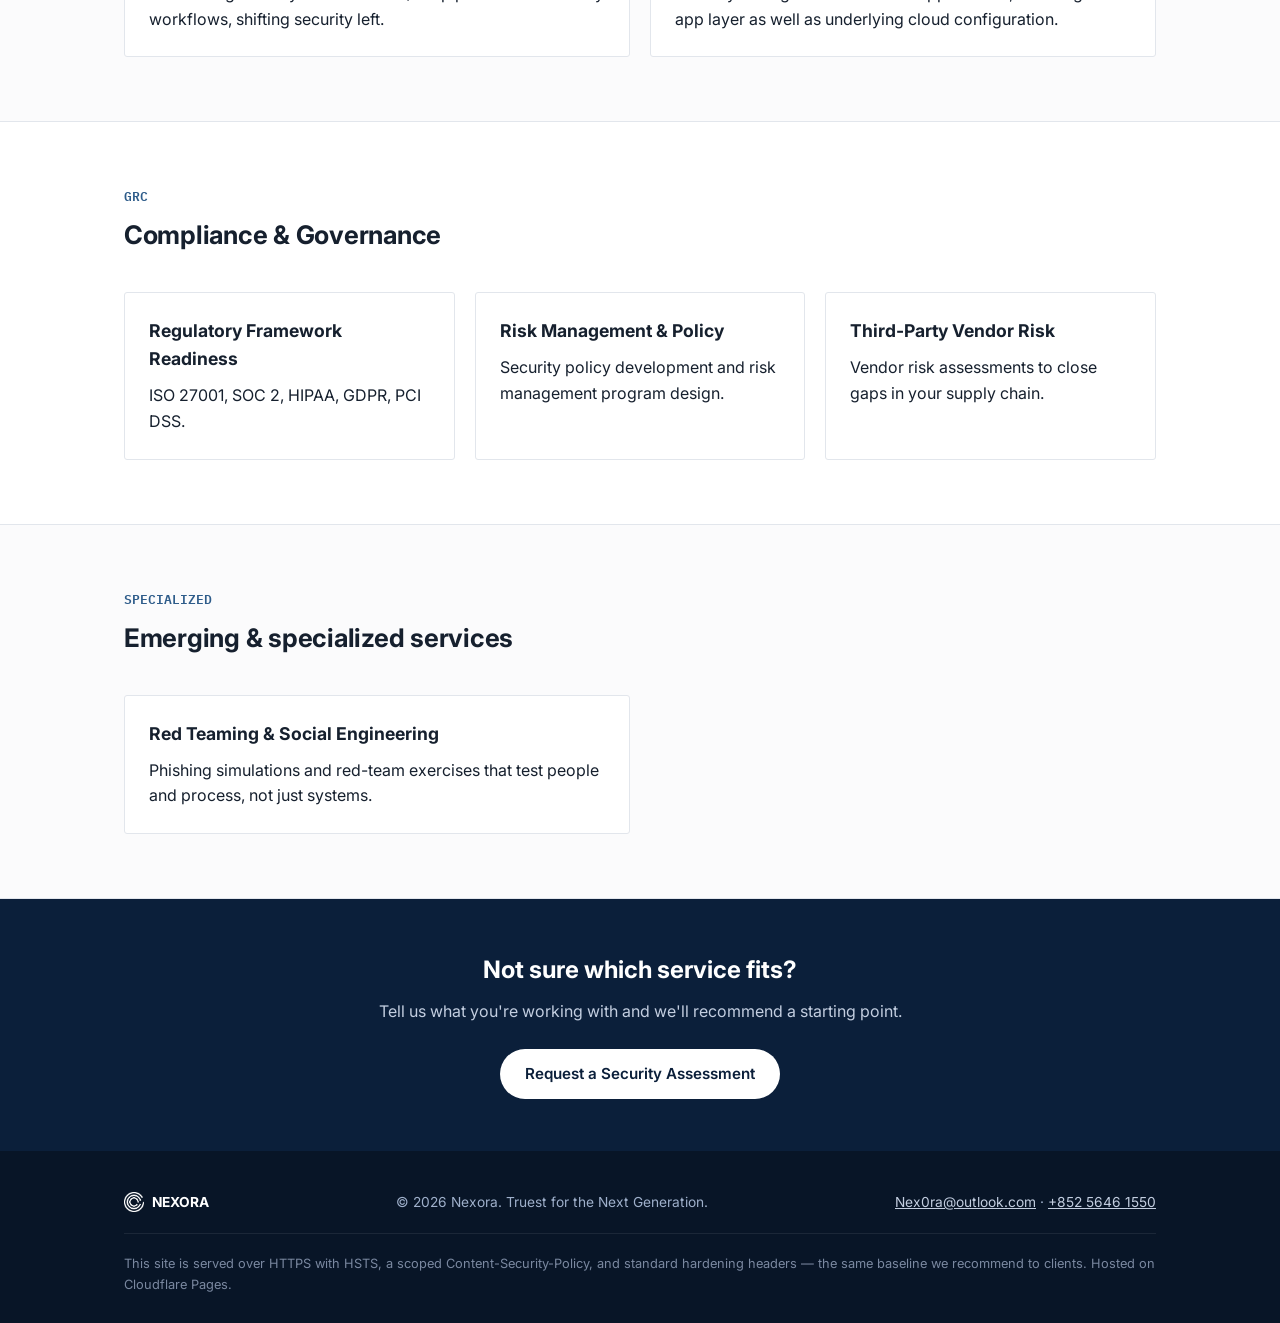
<file: services.html>
<!DOCTYPE html>
<html lang="en">
<head>
<meta charset="UTF-8">
<meta name="viewport" content="width=device-width, initial-scale=1, viewport-fit=cover">
<meta name="description" content="Nexora services — VAPT, architecture and code review, DevSecOps, compliance, and specialized security consulting.">
<title>Services — Nexora</title>
<link rel="icon" href="assets/images/favicon.png">
<link rel="preconnect" href="https://fonts.googleapis.com">
<link rel="preconnect" href="https://fonts.gstatic.com" crossorigin>
<link href="https://fonts.googleapis.com/css2?family=Inter:wght@400;500;600;700;800&family=IBM+Plex+Mono:wght@400;500&display=swap" rel="stylesheet">
<link rel="stylesheet" href="assets/css/styles.css">

</head>
<body>
<header class="site">
  <div class="nav-row">
    <a class="brand" href="index.html">
      <img src="assets/images/logo-icon-navy.png" alt="" style="filter: invert(1) brightness(2);">
      <span>NEXORA</span>
    </a>
    <button class="nav-toggle" aria-label="Toggle menu" aria-expanded="false">&#9776;</button>
    <nav class="primary">
      <a href="index.html">Home</a>
      <a href="about.html">About</a>
      <a href="services.html">Services</a>
      <a href="industries.html">Industries</a>
      <a href="contact.html">Contact</a>
      <a class="btn-cta" href="contact.html">Book a Consultation</a>
    </nav>
  </div>
</header>

<main>

<section class="page-header">
  <div class="wrap">
    <h1>Services</h1>
    <p>From technical testing to compliance readiness — scoped to what your organization actually needs.</p>
  </div>
</section>

<section class="block">
  <div class="wrap">
    <div class="section-head">
      <div class="kicker">VAPT</div>
      <h2>Vulnerability Assessment &amp; Penetration Testing</h2>
    </div>
    <div class="grid cols-3">
      <div class="card"><h3>Web Application &amp; API Testing</h3><p>Manual and automated testing aligned to the OWASP Top 10 and API Security Top 10.</p></div>
      <div class="card"><h3>Mobile App Testing</h3><p>iOS and Android application security assessments covering client and backend risks.</p></div>
      <div class="card"><h3>Network Infrastructure Testing</h3><p>Internal and external network testing — firewalls, routers, and exposed services.</p></div>
      <div class="card"><h3>Cloud Security Assessment</h3><p>Configuration and posture reviews across AWS, Azure, and GCP.</p></div>
      <div class="card"><h3>Thick Client Application Testing</h3><p>Security assessment of desktop and thick-client applications, including local storage and client-server communication.</p></div>
      <div class="card"><h3>IoT Testing</h3><p>Device, firmware, and communication-protocol testing for connected hardware.</p></div>
    </div>
  </div>
</section>

<section class="block alt">
  <div class="wrap">
    <div class="section-head">
      <div class="kicker">ASSURANCE</div>
      <h2>Architecture &amp; Code Review</h2>
    </div>
    <div class="grid cols-3">
      <div class="card"><h3>Architecture / Design Review</h3><p>Evaluating system and application design for security weaknesses before they're built into production.</p></div>
      <div class="card"><h3>Source Code Review</h3><p>Manual and tool-assisted review to catch insecure coding patterns automated scanning alone would miss.</p></div>
      <div class="card"><h3>OS, Database &amp; Cloud Hardening Review</h3><p>Configuration review against CIS benchmarks and vendor hardening guidance across operating systems, databases, and cloud platforms.</p></div>
    </div>
  </div>
</section>

<section class="block">
  <div class="wrap">
    <div class="section-head">
      <div class="kicker">DEVSECOPS</div>
      <h2>DevSecOps &amp; Cloud Application Security</h2>
    </div>
    <div class="grid cols-2">
      <div class="card"><h3>DevSecOps Consulting</h3><p>Embedding security checks into CI/CD pipelines and delivery workflows, shifting security left.</p></div>
      <div class="card"><h3>Cloud Application Security Testing</h3><p>Security testing for cloud-native applications, covering the app layer as well as underlying cloud configuration.</p></div>
    </div>
  </div>
</section>

<section class="block alt">
  <div class="wrap">
    <div class="section-head">
      <div class="kicker">GRC</div>
      <h2>Compliance &amp; Governance</h2>
    </div>
    <div class="grid cols-3">
      <div class="card"><h3>Regulatory Framework Readiness</h3><p>ISO 27001, SOC 2, HIPAA, GDPR, PCI DSS.</p></div>
      <div class="card"><h3>Risk Management &amp; Policy</h3><p>Security policy development and risk management program design.</p></div>
      <div class="card"><h3>Third-Party Vendor Risk</h3><p>Vendor risk assessments to close gaps in your supply chain.</p></div>
    </div>
  </div>
</section>

<section class="block">
  <div class="wrap">
    <div class="section-head">
      <div class="kicker">SPECIALIZED</div>
      <h2>Emerging &amp; specialized services</h2>
    </div>
    <div class="grid cols-2">
      <div class="card"><h3>Red Teaming &amp; Social Engineering</h3><p>Phishing simulations and red-team exercises that test people and process, not just systems.</p></div>
    </div>
  </div>
</section>

<section class="cta-band">
  <div class="wrap">
    <h2>Not sure which service fits?</h2>
    <p>Tell us what you're working with and we'll recommend a starting point.</p>
    <a class="btn btn-primary" href="contact.html">Request a Security Assessment</a>
  </div>
</section>

</main>
<footer class="site">
  <div class="wrap">
    <div class="foot-row">
      <div class="foot-brand">
        <img src="assets/images/logo-icon-navy.png" alt="" style="filter: invert(1) brightness(2);">
        NEXORA
      </div>
      <div>&copy; <span id="year"></span> Nexora. Truest for the Next Generation.</div>
      <div><a href="mailto:Nex0ra@outlook.com">Nex0ra@outlook.com</a> &middot; <a href="tel:+85256461550">+852 5646 1550</a></div>
    </div>
    <div class="security-note">
      This site is served over HTTPS with HSTS, a scoped Content-Security-Policy, and standard hardening headers — the same baseline we recommend to clients. Hosted on Cloudflare Pages.
    </div>
  </div>
</footer>
<script>document.getElementById('year').textContent = new Date().getFullYear();</script>
<script src="assets/js/main.js"></script>

</body>
</html>
</file>
<file: assets/css/styles.css>
/* Nexora — shared site styles. Design tokens per the site plan §5. */

:root {
  --navy: #0B1F3A;
  --navy-dark: #081527;
  --accent: #2E5C8A;
  --amber: #B8721D;
  --ink: #16202E;
  --muted: #5B6675;
  --line: #E2E6EC;
  --bg: #FBFBFC;
  --card: #FFFFFF;
  --radius: 3px;
}

* { box-sizing: border-box; }

html {
  scroll-behavior: smooth;
  scroll-padding-top: calc(84px + env(safe-area-inset-top, 0px));
}

body {
  margin: 0;
  background: var(--bg);
  color: var(--ink);
  font-family: 'Inter', -apple-system, BlinkMacSystemFont, 'Segoe UI', sans-serif;
  line-height: 1.6;
  padding-top: env(safe-area-inset-top, 0px);
  padding-bottom: env(safe-area-inset-bottom, 0px);
}

a { color: var(--accent); }
img { max-width: 100%; display: block; }

.wrap { max-width: 1080px; margin: 0 auto; padding: 0 24px; }

/* Header / nav */
header.site {
  position: sticky; top: 0; z-index: 50;
  background: var(--navy); color: #fff;
  padding-top: env(safe-area-inset-top, 0px);
  border-bottom: 1px solid rgba(255,255,255,0.08);
}
.nav-row {
  display: flex; align-items: center; justify-content: space-between;
  padding: 16px 24px; max-width: 1080px; margin: 0 auto;
}
.brand { display: flex; align-items: center; gap: 10px; text-decoration: none; color: #fff; }
.brand img { width: 28px; height: 28px; }
.brand span { font-weight: 700; font-size: 1rem; letter-spacing: 0.02em; }

nav.primary { display: flex; align-items: center; gap: 26px; }
nav.primary a {
  color: #C3CEE0; text-decoration: none; font-size: 0.92rem; font-weight: 500;
  margin-right: 26px;
}
nav.primary a:last-of-type { margin-right: 0; }
nav.primary a:hover, nav.primary a.active { color: #fff; }
.btn-cta {
  background: #fff; color: var(--navy) !important; padding: 9px 18px;
  border-radius: 999px; font-weight: 600; font-size: 0.88rem;
}
.btn-cta:hover { background: #E9EEF6; }

.nav-toggle {
  display: none; background: none; border: none; color: #fff; font-size: 1.4rem; cursor: pointer;
}

@media (max-width: 780px) {
  nav.primary { position: fixed; inset: 60px 0 auto 0; background: var(--navy); flex-direction: column; align-items: flex-start; gap: 0; padding: 8px 24px 16px; transform: translateY(-8px); opacity: 0; pointer-events: none; transition: all 0.15s ease; border-bottom: 1px solid rgba(255,255,255,0.1); }
  nav.primary.open { opacity: 1; transform: translateY(0); pointer-events: auto; }
  nav.primary a { padding: 10px 0; width: 100%; }
  .btn-cta { margin-top: 6px; }
  .nav-toggle { display: block; }
}

/* Hero */
.hero {
  background: var(--navy); color: #fff; padding: 64px 0 76px;
}
.hero .eyebrow { color: #7FA0CC; font-family: 'IBM Plex Mono', monospace; font-size: 0.85rem; margin-bottom: 14px; }
.hero h1 { font-size: 2.4rem; font-weight: 800; line-height: 1.15; margin: 0 0 18px; max-width: 680px; letter-spacing: -0.01em; }
.hero p.lede { color: #C3CEE0; font-size: 1.1rem; max-width: 560px; margin: 0 0 30px; }
.hero-ctas { display: flex; gap: 14px; flex-wrap: wrap; }

.hero-grid { display: grid; grid-template-columns: 1.15fr 0.85fr; gap: 40px; align-items: center; }
.hero-visual { position: relative; }
.hero-visual img {
  width: 100%; max-width: 380px; margin: 0 auto; border-radius: 8px;
  box-shadow: 0 30px 60px -20px rgba(0,0,0,0.6);
}
@media (max-width: 860px) {
  .hero-grid { grid-template-columns: 1fr; }
  .hero-visual { order: -1; max-width: 260px; margin: 0 auto 8px; }
}

/* Capability / feature image cards */
.feature-media {
  border-radius: var(--radius); overflow: hidden; margin-bottom: 16px;
  border: 1px solid var(--line); height: 230px;
}
.feature-media img { width: 100%; height: 100%; display: block; object-fit: cover; object-position: center; }
.card.with-media { padding: 0; overflow: hidden; }
.card.with-media .card-body { padding: 20px 22px 22px; }
.card.with-media .feature-media { margin-bottom: 0; border: none; border-bottom: 1px solid var(--line); }

.btn {
  display: inline-block; text-decoration: none; font-weight: 600; font-size: 0.95rem;
  padding: 12px 24px; border-radius: 999px; border: 1px solid transparent;
}
.btn-primary { background: #fff; color: var(--navy); }
.btn-primary:hover { background: #E9EEF6; }
.btn-secondary { background: transparent; color: #fff; border-color: rgba(255,255,255,0.4); }
.btn-secondary:hover { border-color: #fff; }
.btn-dark { background: var(--navy); color: #fff; }
.btn-dark:hover { background: var(--navy-dark); }

/* Page header (non-home) */
.page-header { background: var(--navy); color: #fff; padding: 52px 0 44px; }
.page-header h1 { font-size: 2rem; font-weight: 800; margin: 0 0 10px; letter-spacing: -0.01em; }
.page-header p { color: #C3CEE0; max-width: 620px; margin: 0; font-size: 1.02rem; }

/* Sections */
main { display: block; }
section.block { padding: 64px 0; border-bottom: 1px solid var(--line); }
section.block:last-of-type { border-bottom: none; }
section.block.tight { padding: 48px 0; }
section.block.alt { background: var(--card); }

.section-head { max-width: 640px; margin: 0 0 36px; }
.section-head .kicker { color: var(--accent); font-family: 'IBM Plex Mono', monospace; font-size: 0.82rem; font-weight: 600; margin-bottom: 8px; }
.section-head h2 { font-size: 1.6rem; font-weight: 700; margin: 0 0 10px; letter-spacing: -0.01em; }
.section-head p { color: var(--muted); margin: 0; font-size: 1.02rem; }

h3 { font-size: 1.1rem; font-weight: 700; margin: 0 0 8px; }
p { margin: 0 0 14px; }
ul { padding-left: 20px; margin: 0 0 14px; }
li { margin-bottom: 6px; }

/* Card grid */
.grid { display: grid; gap: 20px; }
.grid.cols-2 { grid-template-columns: repeat(2, 1fr); }
.grid.cols-3 { grid-template-columns: repeat(3, 1fr); }
@media (max-width: 780px) { .grid.cols-2, .grid.cols-3 { grid-template-columns: 1fr; } }

.card {
  background: var(--card); border: 1px solid var(--line); border-radius: var(--radius);
  padding: 24px; 
}
.card h3 { margin-bottom: 10px; }
.card p:last-child { margin-bottom: 0; }
.card .tag { display: inline-block; font-family: 'IBM Plex Mono', monospace; font-size: 0.72rem; color: var(--accent); border: 1px solid var(--line); border-radius: 999px; padding: 3px 10px; margin-bottom: 12px; }

/* Numbered approach list */
.approach { counter-reset: ap; }
.approach .card { display: flex; gap: 16px; align-items: flex-start; }
.approach .card::before {
  counter-increment: ap; content: counter(ap);
  flex: 0 0 auto; width: 30px; height: 30px; border-radius: 50%;
  background: var(--navy); color: #fff; font-weight: 700; font-size: 0.85rem;
  display: flex; align-items: center; justify-content: center;
}

/* CTA band */
.cta-band {
  background: var(--navy); color: #fff; padding: 52px 0; text-align: center;
}
.cta-band h2 { font-size: 1.5rem; margin: 0 0 10px; font-weight: 700; }
.cta-band p { color: #C3CEE0; margin: 0 0 24px; }

/* Contact form */
.contact-grid { display: grid; grid-template-columns: 1.1fr 0.9fr; gap: 48px; align-items: start; }
@media (max-width: 780px) { .contact-grid { grid-template-columns: 1fr; } }
form.contact-form label { display: block; font-size: 0.85rem; font-weight: 600; margin: 0 0 6px; color: var(--ink); }
form.contact-form input, form.contact-form textarea {
  width: 100%; padding: 11px 13px; border: 1px solid var(--line); border-radius: var(--radius);
  font-family: inherit; font-size: 0.95rem; margin-bottom: 16px; background: #fff; color: var(--ink);
}
form.contact-form textarea { min-height: 130px; resize: vertical; }
form.contact-form button { cursor: pointer; }
.form-note { font-size: 0.82rem; color: var(--muted); margin-top: 4px; }
.contact-details .item { margin-bottom: 22px; }
.contact-details .item .label { font-family: 'IBM Plex Mono', monospace; font-size: 0.75rem; color: var(--accent); margin-bottom: 4px; }

/* Footer */
footer.site { background: var(--navy-dark); color: #9FB0CB; padding: 40px 0 calc(28px + env(safe-area-inset-bottom, 0px)); font-size: 0.86rem; }
footer.site .foot-row { display: flex; justify-content: space-between; flex-wrap: wrap; gap: 16px; align-items: center; }
footer.site a { color: #C3CEE0; }
footer.site .foot-brand { display: flex; align-items: center; gap: 8px; color: #fff; font-weight: 700; }
footer.site .foot-brand img { width: 20px; height: 20px; }
footer.site .security-note { margin-top: 20px; padding-top: 20px; border-top: 1px solid rgba(255,255,255,0.08); font-size: 0.8rem; color: #7A88A0; }

.pill-row { display: flex; flex-wrap: wrap; gap: 8px; margin: 10px 0 4px; }
.pill { border: 1px solid var(--line); border-radius: 999px; padding: 4px 12px; font-size: 0.8rem; color: var(--muted); }
</file>
